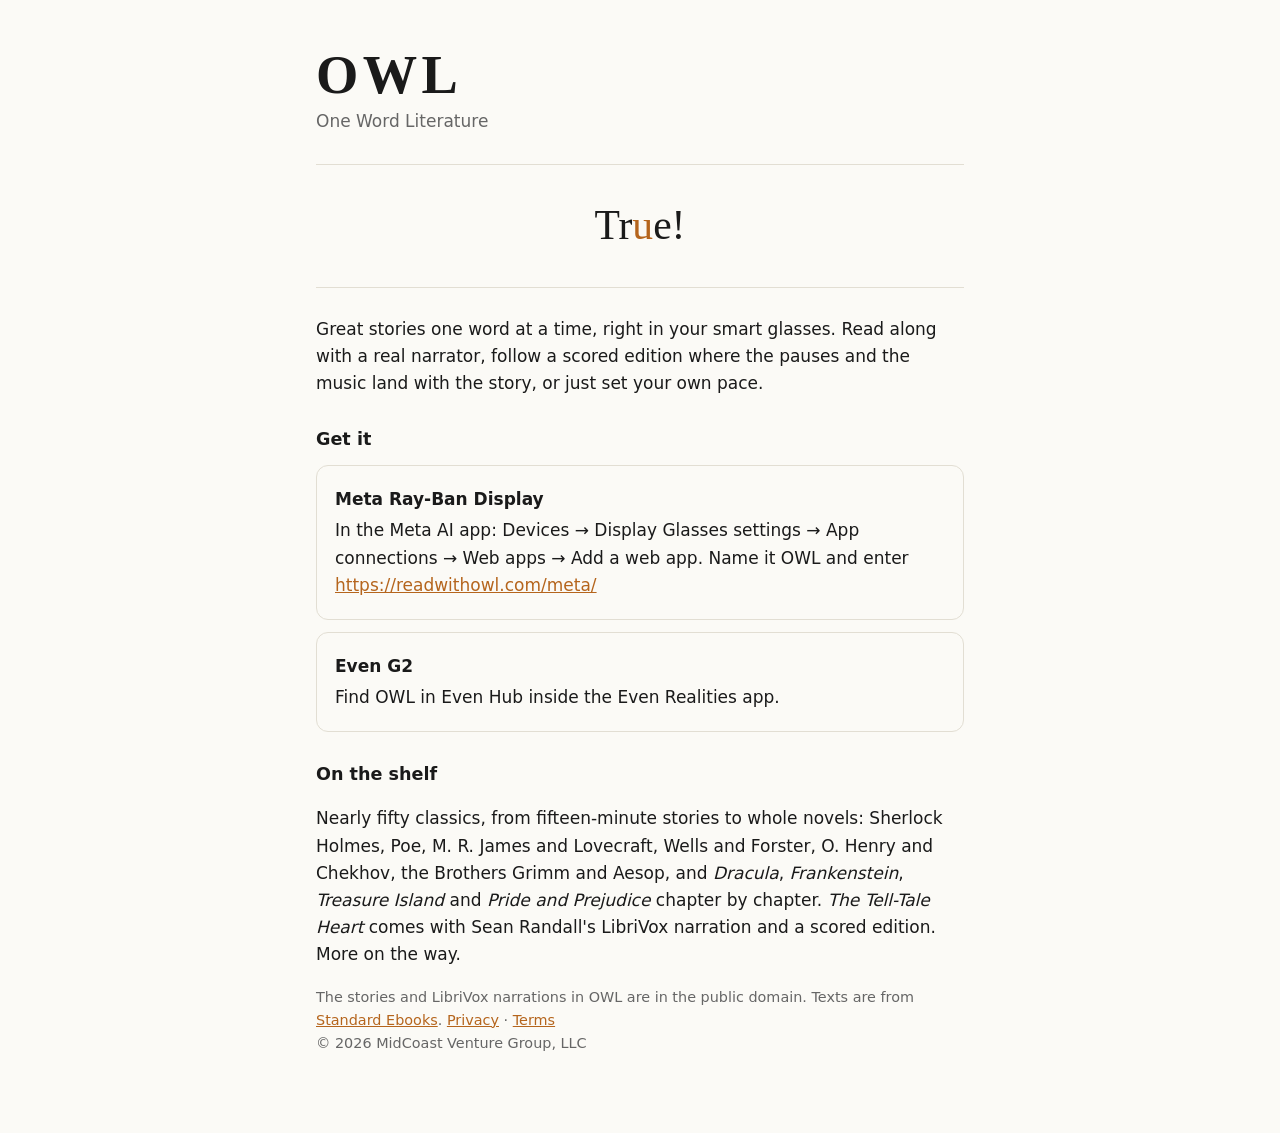
<file: index.html>
<!doctype html>
<html lang="en">
<head>
<meta charset="utf-8">
<meta name="viewport" content="width=device-width, initial-scale=1">
<title>OWL</title>
<meta name="description" content="One Word Literature: great stories one word at a time on your smart glasses, with human narration and scored editions.">
<style>
  :root { --ink: #1a1a1a; --muted: #666; --eye: #b5651d; --bg: #fbfaf6; --line: #e2ded3; }
  @media (prefers-color-scheme: dark) { :root { --ink: #eee; --muted: #9a9a9a; --eye: #ffb347; --bg: #111; --line: #2a2a2a; } }
  * { box-sizing: border-box; }
  body { margin: 0; background: var(--bg); color: var(--ink); font: 17px/1.6 system-ui, -apple-system, sans-serif; }
  main { max-width: 680px; margin: 0 auto; padding: 48px 16px 64px; }
  h1 { font: 600 3.4rem/1 Georgia, serif; letter-spacing: .08em; margin: 0; }
  .sub { color: var(--muted); margin: 6px 0 28px; }
  .word { font: 500 2.6rem/1.2 Georgia, serif; text-align: center; padding: 36px 0; border-block: 1px solid var(--line); margin: 0 0 28px; }
  .word b { color: var(--eye); font-weight: inherit; }
  h2 { font-size: 1.1rem; margin: 28px 0 8px; }
  .card { border: 1px solid var(--line); border-radius: 12px; padding: 16px 18px; margin: 12px 0; }
  .card p { margin: 4px 0; }
  a { color: var(--eye); }
  .muted { color: var(--muted); font-size: .9rem; }
</style>
</head>
<body>
<main>
  <h1>OWL</h1>
  <p class="sub">One Word Literature</p>
  <div class="word" aria-label="True!">Tr<b>u</b>e!</div>
  <p>Great stories one word at a time, right in your smart glasses. Read along with a real narrator, follow a scored edition where the pauses and the music land with the story, or just set your own pace.</p>

  <h2>Get it</h2>
  <div class="card">
    <p><b>Meta Ray-Ban Display</b></p>
    <p>In the Meta AI app: Devices → Display Glasses settings → App connections → Web apps → Add a web app. Name it OWL and enter <a href="meta/">https://readwithowl.com/meta/</a></p>
  </div>
  <div class="card">
    <p><b>Even G2</b></p>
    <p>Find OWL in Even Hub inside the Even Realities app.</p>
  </div>

  <h2>On the shelf</h2>
  <p>Nearly fifty classics, from fifteen-minute stories to whole novels: Sherlock Holmes, Poe, M. R. James and Lovecraft, Wells and Forster, O. Henry and Chekhov, the Brothers Grimm and Aesop, and <i>Dracula</i>, <i>Frankenstein</i>, <i>Treasure Island</i> and <i>Pride and Prejudice</i> chapter by chapter. <i>The Tell-Tale Heart</i> comes with Sean Randall's LibriVox narration and a scored edition. More on the way.</p>

  <p class="muted">The stories and LibriVox narrations in OWL are in the public domain. Texts are from <a href="https://standardebooks.org">Standard Ebooks</a>. <a href="privacy.html">Privacy</a> · <a href="terms.html">Terms</a><br>© 2026 MidCoast Venture Group, LLC</p>
</main>
</body>
</html>
</file>
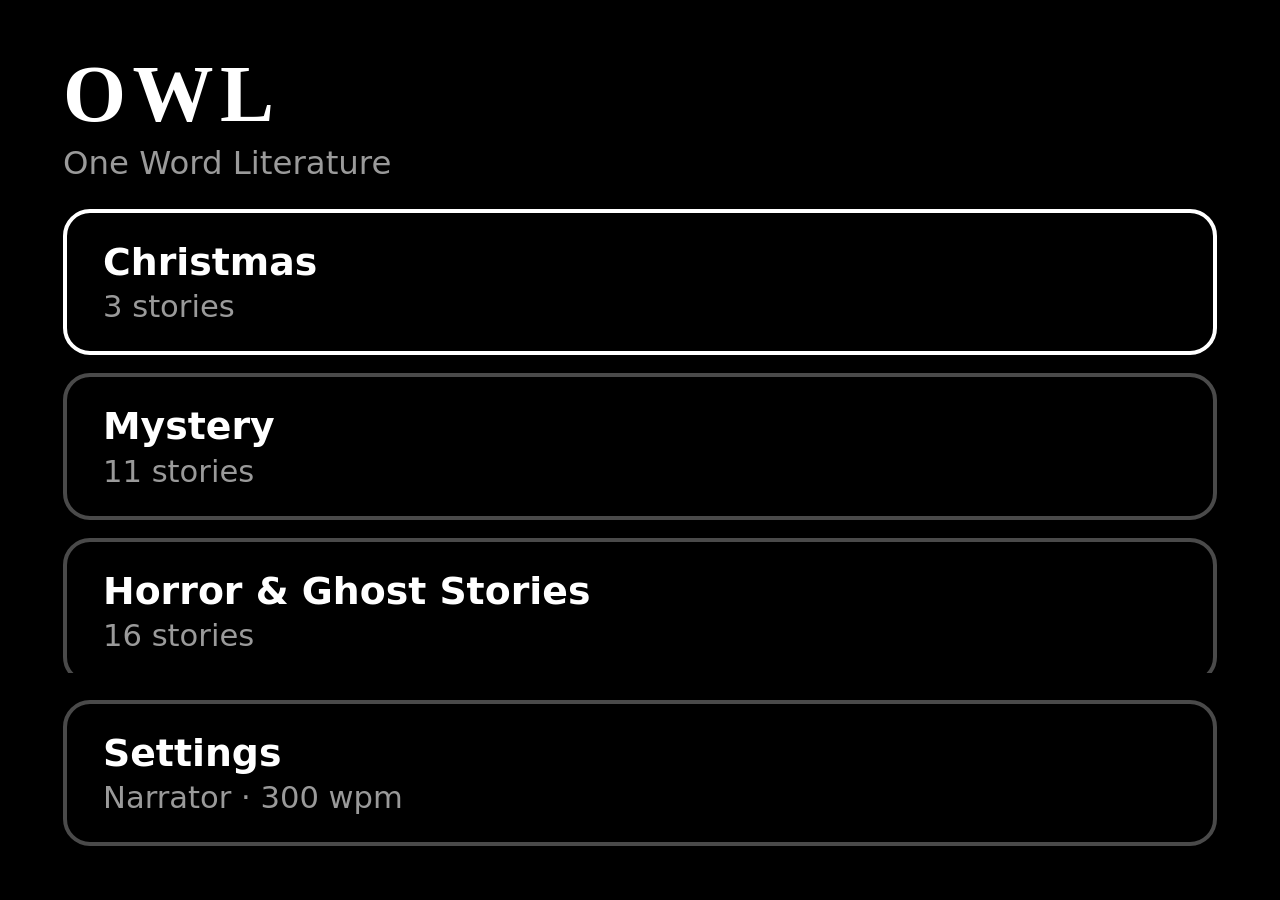
<file: meta/index.html>
<!doctype html>
<html lang="en">
<head>
<meta charset="utf-8">
<meta name="viewport" content="width=device-width, initial-scale=1">
<title>OWL</title>
<meta name="description" content="One Word Literature: great stories one word at a time, with human narration and scored editions.">
<link rel="icon" href="data:image/svg+xml,%3Csvg xmlns='http://www.w3.org/2000/svg' viewBox='0 0 64 64'%3E%3Crect width='64' height='64' rx='14' fill='%23000'/%3E%3Ccircle cx='21' cy='30' r='11' fill='none' stroke='%23fff' stroke-width='5'/%3E%3Ccircle cx='43' cy='30' r='11' fill='none' stroke='%23fff' stroke-width='5'/%3E%3Ccircle cx='43' cy='30' r='4' fill='%23ffb347'/%3E%3Cpath d='M28 46l4 6 4-6' fill='none' stroke='%23fff' stroke-width='4' stroke-linejoin='round'/%3E%3C/svg%3E">
<link rel="stylesheet" href="style.css">
<script type="module" src="app.js"></script>
</head>
<body>
<main>
  <section id="home" class="screen">
    <header><h1>OWL</h1><p>One Word Literature</p></header>
    <div id="shelf" class="list"></div>
    <button class="row quiet" data-nav data-go="settings"><b>Settings</b><span id="setSummary"></span></button>
  </section>

  <section id="genre" class="screen" hidden>
    <header><h2 id="genreName"></h2></header>
    <div id="books" class="list"></div>
  </section>

  <section id="read" class="screen" hidden>
    <div class="top"><span id="badge"></span><span id="who"></span></div>
    <div id="plate" hidden><small id="plateNum"></small><strong id="plateTitle"></strong></div>
    <div id="word" class="word" aria-live="off"></div>
    <div id="walk" hidden></div>
    <div class="bottom">
      <div class="bar"><i id="prog"></i></div>
      <div id="status"></div>
    </div>
    <div id="toast" hidden></div>
  </section>

  <section id="settings" class="screen" hidden>
    <header><h2>Settings</h2></header>
    <div id="rows" class="list"></div>
    <p class="help">Reading: pinch to play or pause · up and down change speed · left and right skip a sentence, or a chapter at either end</p>
  </section>
</main>
</body>
</html>
</file>
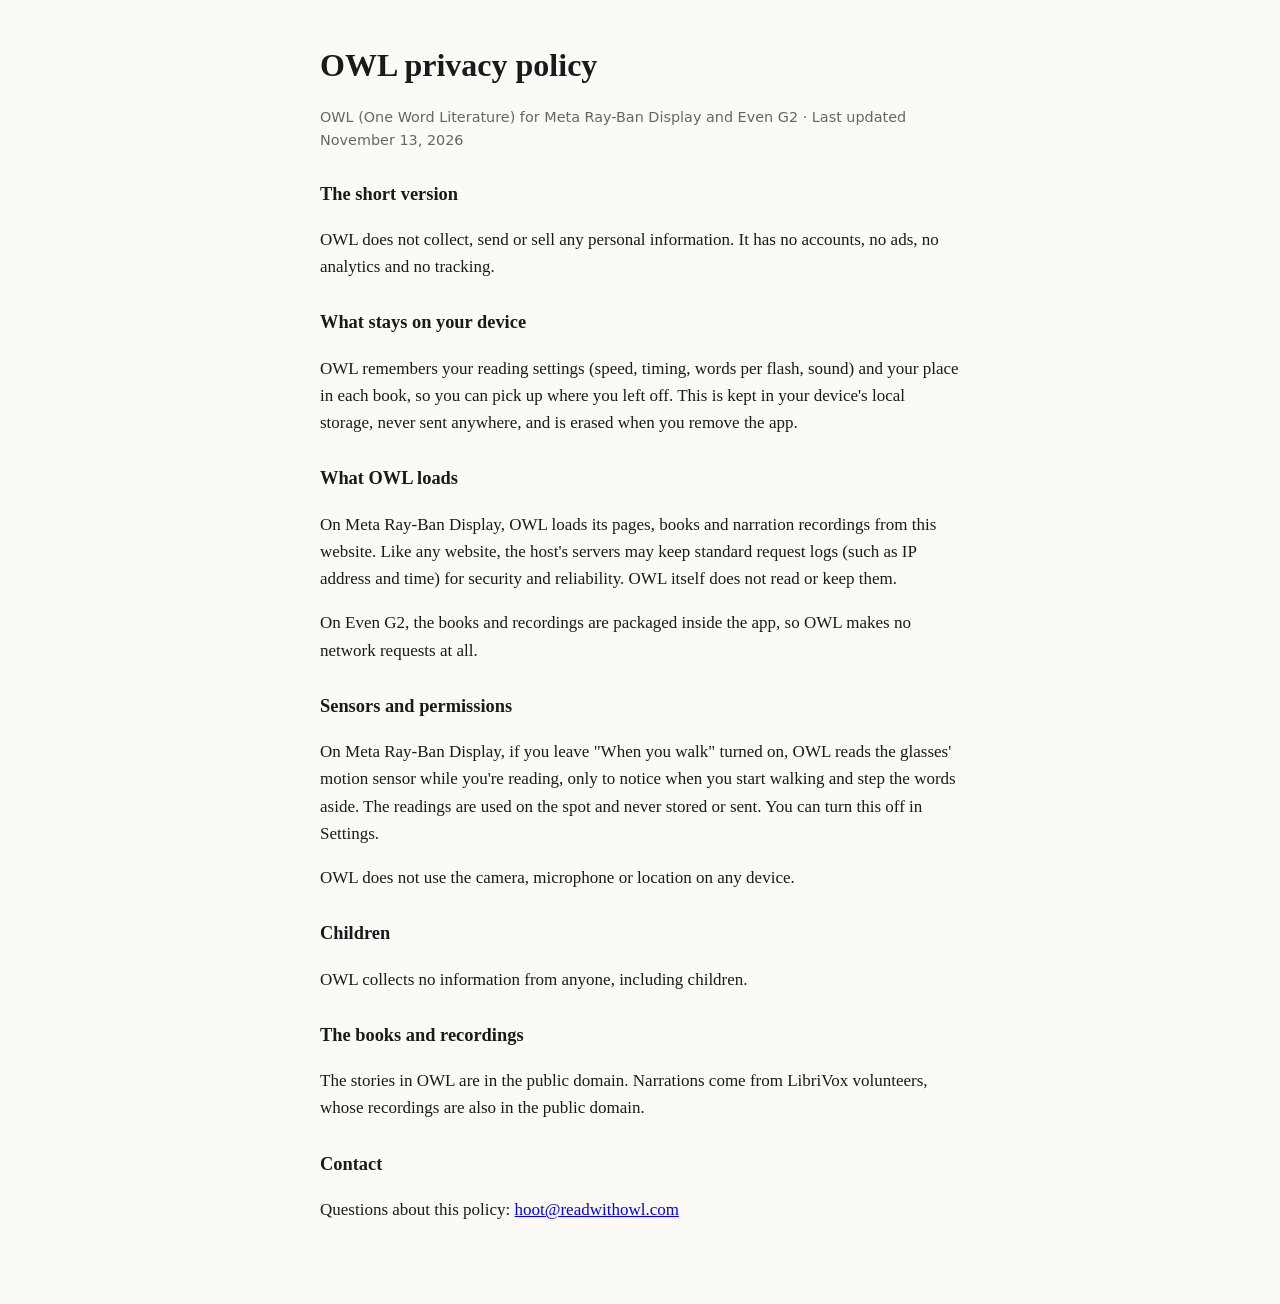
<file: privacy.html>
<!doctype html>
<html lang="en">
<head>
<meta charset="utf-8">
<meta name="viewport" content="width=device-width, initial-scale=1">
<title>OWL Privacy</title>
<style>
  :root { --ink: #1a1a1a; --muted: #666; --bg: #fbfaf6; }
  @media (prefers-color-scheme: dark) { :root { --ink: #eee; --muted: #9a9a9a; --bg: #111; } }
  body { margin: 0; background: var(--bg); color: var(--ink); font: 17px/1.6 Georgia, serif; }
  main { max-width: 640px; margin: 0 auto; padding: 40px 16px 64px; }
  h1 { font-size: 2rem; margin: 0 0 4px; } h2 { font-size: 1.15rem; margin: 28px 0 6px; }
  .muted { color: var(--muted); font-family: system-ui, sans-serif; font-size: .9rem; }
</style>
</head>
<body>
<main>
  <h1>OWL privacy policy</h1>
  <p class="muted">OWL (One Word Literature) for Meta Ray-Ban Display and Even G2 · Last updated November 13, 2026</p>

  <h2>The short version</h2>
  <p>OWL does not collect, send or sell any personal information. It has no accounts, no ads, no analytics and no tracking.</p>

  <h2>What stays on your device</h2>
  <p>OWL remembers your reading settings (speed, timing, words per flash, sound) and your place in each book, so you can pick up where you left off. This is kept in your device's local storage, never sent anywhere, and is erased when you remove the app.</p>

  <h2>What OWL loads</h2>
  <p>On Meta Ray-Ban Display, OWL loads its pages, books and narration recordings from this website. Like any website, the host's servers may keep standard request logs (such as IP address and time) for security and reliability. OWL itself does not read or keep them.</p>
  <p>On Even G2, the books and recordings are packaged inside the app, so OWL makes no network requests at all.</p>

  <h2>Sensors and permissions</h2>
  <p>On Meta Ray-Ban Display, if you leave "When you walk" turned on, OWL reads the glasses' motion sensor while you're reading, only to notice when you start walking and step the words aside. The readings are used on the spot and never stored or sent. You can turn this off in Settings.</p>
  <p>OWL does not use the camera, microphone or location on any device.</p>

  <h2>Children</h2>
  <p>OWL collects no information from anyone, including children.</p>

  <h2>The books and recordings</h2>
  <p>The stories in OWL are in the public domain. Narrations come from LibriVox volunteers, whose recordings are also in the public domain.</p>

  <h2>Contact</h2>
  <p>Questions about this policy: <a href="mailto:hoot@readwithowl.com">hoot@readwithowl.com</a></p>
</main>
</body>
</html>
</file>
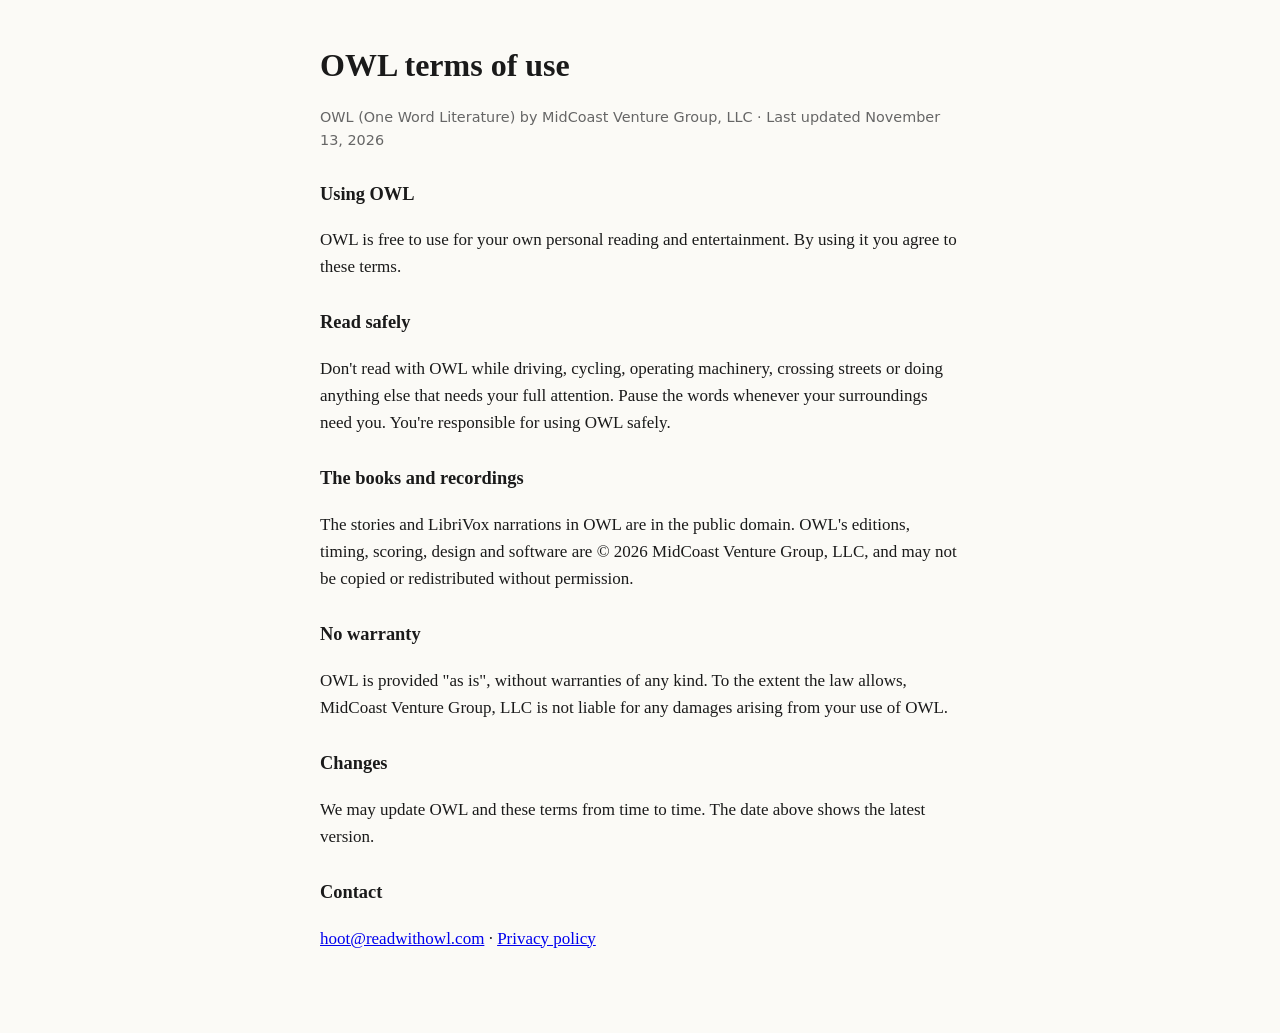
<file: terms.html>
<!doctype html>
<html lang="en">
<head>
<meta charset="utf-8">
<meta name="viewport" content="width=device-width, initial-scale=1">
<title>OWL Terms</title>
<style>
  :root { --ink: #1a1a1a; --muted: #666; --bg: #fbfaf6; }
  @media (prefers-color-scheme: dark) { :root { --ink: #eee; --muted: #9a9a9a; --bg: #111; } }
  body { margin: 0; background: var(--bg); color: var(--ink); font: 17px/1.6 Georgia, serif; }
  main { max-width: 640px; margin: 0 auto; padding: 40px 16px 64px; }
  h1 { font-size: 2rem; margin: 0 0 4px; } h2 { font-size: 1.15rem; margin: 28px 0 6px; }
  .muted { color: var(--muted); font-family: system-ui, sans-serif; font-size: .9rem; }
</style>
</head>
<body>
<main>
  <h1>OWL terms of use</h1>
  <p class="muted">OWL (One Word Literature) by MidCoast Venture Group, LLC · Last updated November 13, 2026</p>

  <h2>Using OWL</h2>
  <p>OWL is free to use for your own personal reading and entertainment. By using it you agree to these terms.</p>

  <h2>Read safely</h2>
  <p>Don't read with OWL while driving, cycling, operating machinery, crossing streets or doing anything else that needs your full attention. Pause the words whenever your surroundings need you. You're responsible for using OWL safely.</p>

  <h2>The books and recordings</h2>
  <p>The stories and LibriVox narrations in OWL are in the public domain. OWL's editions, timing, scoring, design and software are © 2026 MidCoast Venture Group, LLC, and may not be copied or redistributed without permission.</p>

  <h2>No warranty</h2>
  <p>OWL is provided "as is", without warranties of any kind. To the extent the law allows, MidCoast Venture Group, LLC is not liable for any damages arising from your use of OWL.</p>

  <h2>Changes</h2>
  <p>We may update OWL and these terms from time to time. The date above shows the latest version.</p>

  <h2>Contact</h2>
  <p><a href="mailto:hoot@readwithowl.com">hoot@readwithowl.com</a> · <a href="privacy.html">Privacy policy</a></p>
</main>
</body>
</html>
</file>
<file: meta/style.css>
/* Meta Ray-Ban Display: additive display, so black is see-through and only light shows.
   Sized in vmin so it fills whatever viewport the glasses give it (600 x 600 today). */
:root {
  --ink: #fff;
  --dim: #9a9a9a;
  --faint: #4a4a4a;
  --eye: #ffb347;          /* the anchor letter, warm so it reads against daylight */
  --c1: #9fd3ff;           /* cast colors for full-cast editions */
  --c2: #ffd27a;
  --serif: Georgia, "Times New Roman", serif;
  --sans: system-ui, -apple-system, "Segoe UI", Roboto, sans-serif;
}
* { box-sizing: border-box; }
[hidden] { display: none !important; }
html, body { margin: 0; height: 100%; background: #000; color: var(--ink); font-family: var(--sans); }
main { height: 100vh; overflow: hidden; }
.screen { height: 100%; padding: 6vmin 7vmin; display: flex; flex-direction: column; gap: 3vmin; }
.screen[hidden] { display: none; }

header h1 { margin: 0; font: 600 9vmin/1 var(--serif); letter-spacing: .08em; }
header h2 { margin: 0; font: 600 6vmin/1 var(--sans); }
header p { margin: 1vmin 0 0; color: var(--dim); font-size: 3.6vmin; }

.list { display: flex; flex-direction: column; gap: 2vmin; overflow-y: auto; min-height: 0; }
.row {
  display: grid; gap: .6vmin; text-align: left; width: 100%;
  padding: 3vmin 4vmin; border: .5vmin solid var(--faint); border-radius: 3vmin;
  background: transparent; color: var(--ink); font: inherit; font-size: 4.2vmin; cursor: pointer;
}
.row b { font-weight: 600; }
.row span { color: var(--dim); font-size: 3.4vmin; }
.row .val { color: var(--eye); }
#rows .row { display: flex; justify-content: space-between; align-items: baseline; padding: 2.4vmin 4vmin; }
#rows .row .val { font-size: 4vmin; }
.row.quiet { margin-top: auto; }
.row:focus { outline: none; border-color: var(--ink); }
.row:focus-visible { outline: none; }
.help { margin: auto 0 0; color: var(--dim); font-size: 3.2vmin; line-height: 1.4; }

/* reader */
#read { justify-content: center; position: relative; }
.top, .bottom { position: absolute; left: 7vmin; right: 7vmin; }
.top { top: 7vmin; display: flex; justify-content: space-between; font-size: 3.6vmin; color: var(--dim); }
.bottom { bottom: 7vmin; }
#who.c1 { color: var(--c1); } #who.c2 { color: var(--c2); }
.bar { height: .7vmin; background: var(--faint); border-radius: 1vmin; overflow: hidden; }
.bar i { display: block; height: 100%; width: 0; background: var(--dim); }
#status { margin-top: 2vmin; font-size: 3.4vmin; color: var(--dim); text-align: center; }

/* the word sits on its anchor letter, which never moves */
.word {
  display: grid; grid-template-columns: minmax(0, 1fr) auto minmax(0, 1fr); align-items: baseline;
  font: 500 9vmin/1.1 var(--serif); white-space: pre; min-height: 1.2em;
}
.word .l { text-align: right; overflow: hidden; }
.word .p { color: var(--eye); }
.word .r { text-align: left; overflow: hidden; }
.word.chunk { font-size: 7vmin; }
.word.emph { font-weight: 700; font-size: 11vmin; }
.word.recap { font-style: italic; color: var(--dim); }
.word.recap .p { color: var(--dim); }
.word.c1 { color: var(--c1); } .word.c2 { color: var(--c2); }

#plate { text-align: center; display: grid; gap: 2vmin; }
#plate small { color: var(--dim); font-size: 3.6vmin; letter-spacing: .2em; text-transform: uppercase; }
#plate strong { font: 600 8vmin/1.15 var(--serif); }
#walk { text-align: center; color: var(--dim); font-size: 4.4vmin; }
#toast {
  position: absolute; left: 50%; top: 20%; transform: translateX(-50%);
  padding: 1.6vmin 4vmin; border: .5vmin solid var(--faint); border-radius: 6vmin; font-size: 4vmin; white-space: nowrap;
}

@media (prefers-reduced-motion: no-preference) {
  #plate:not([hidden]) { animation: fade .5s ease; }
  @keyframes fade { from { opacity: 0; } }
}
</file>
